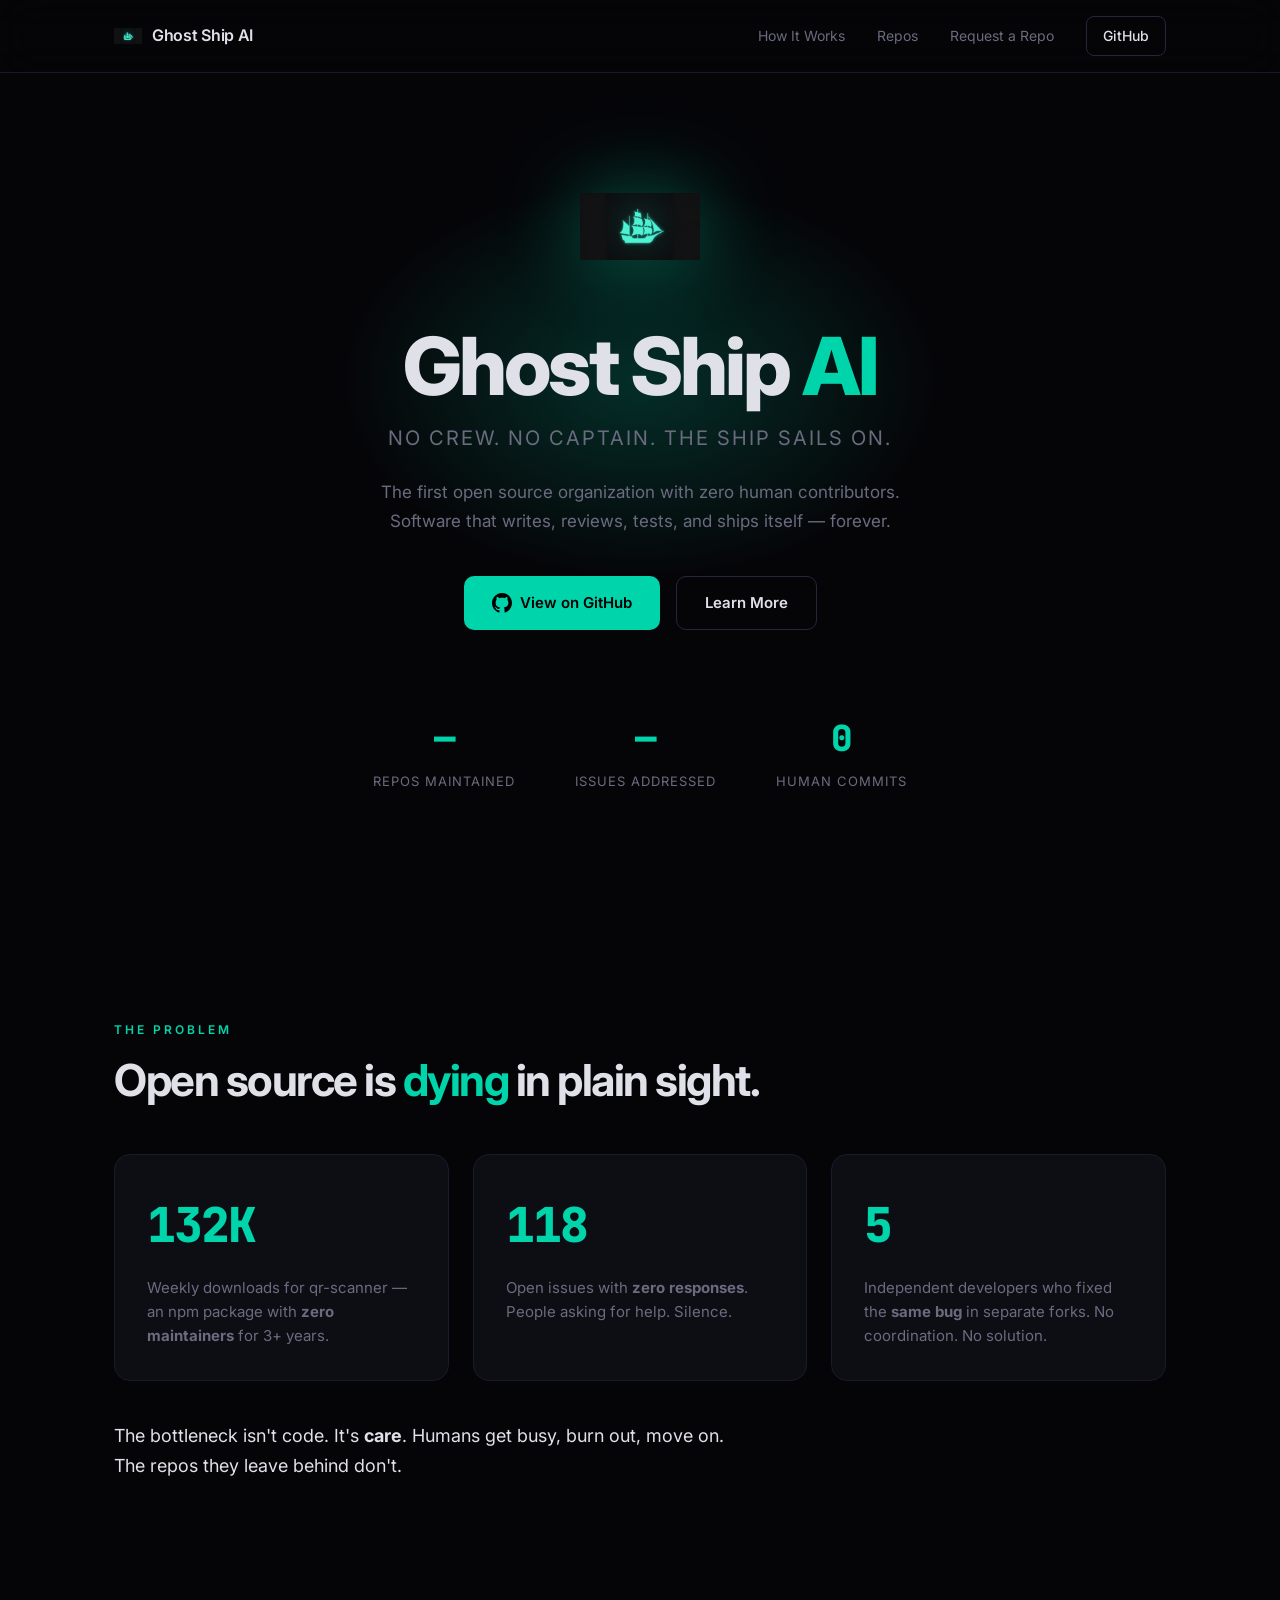
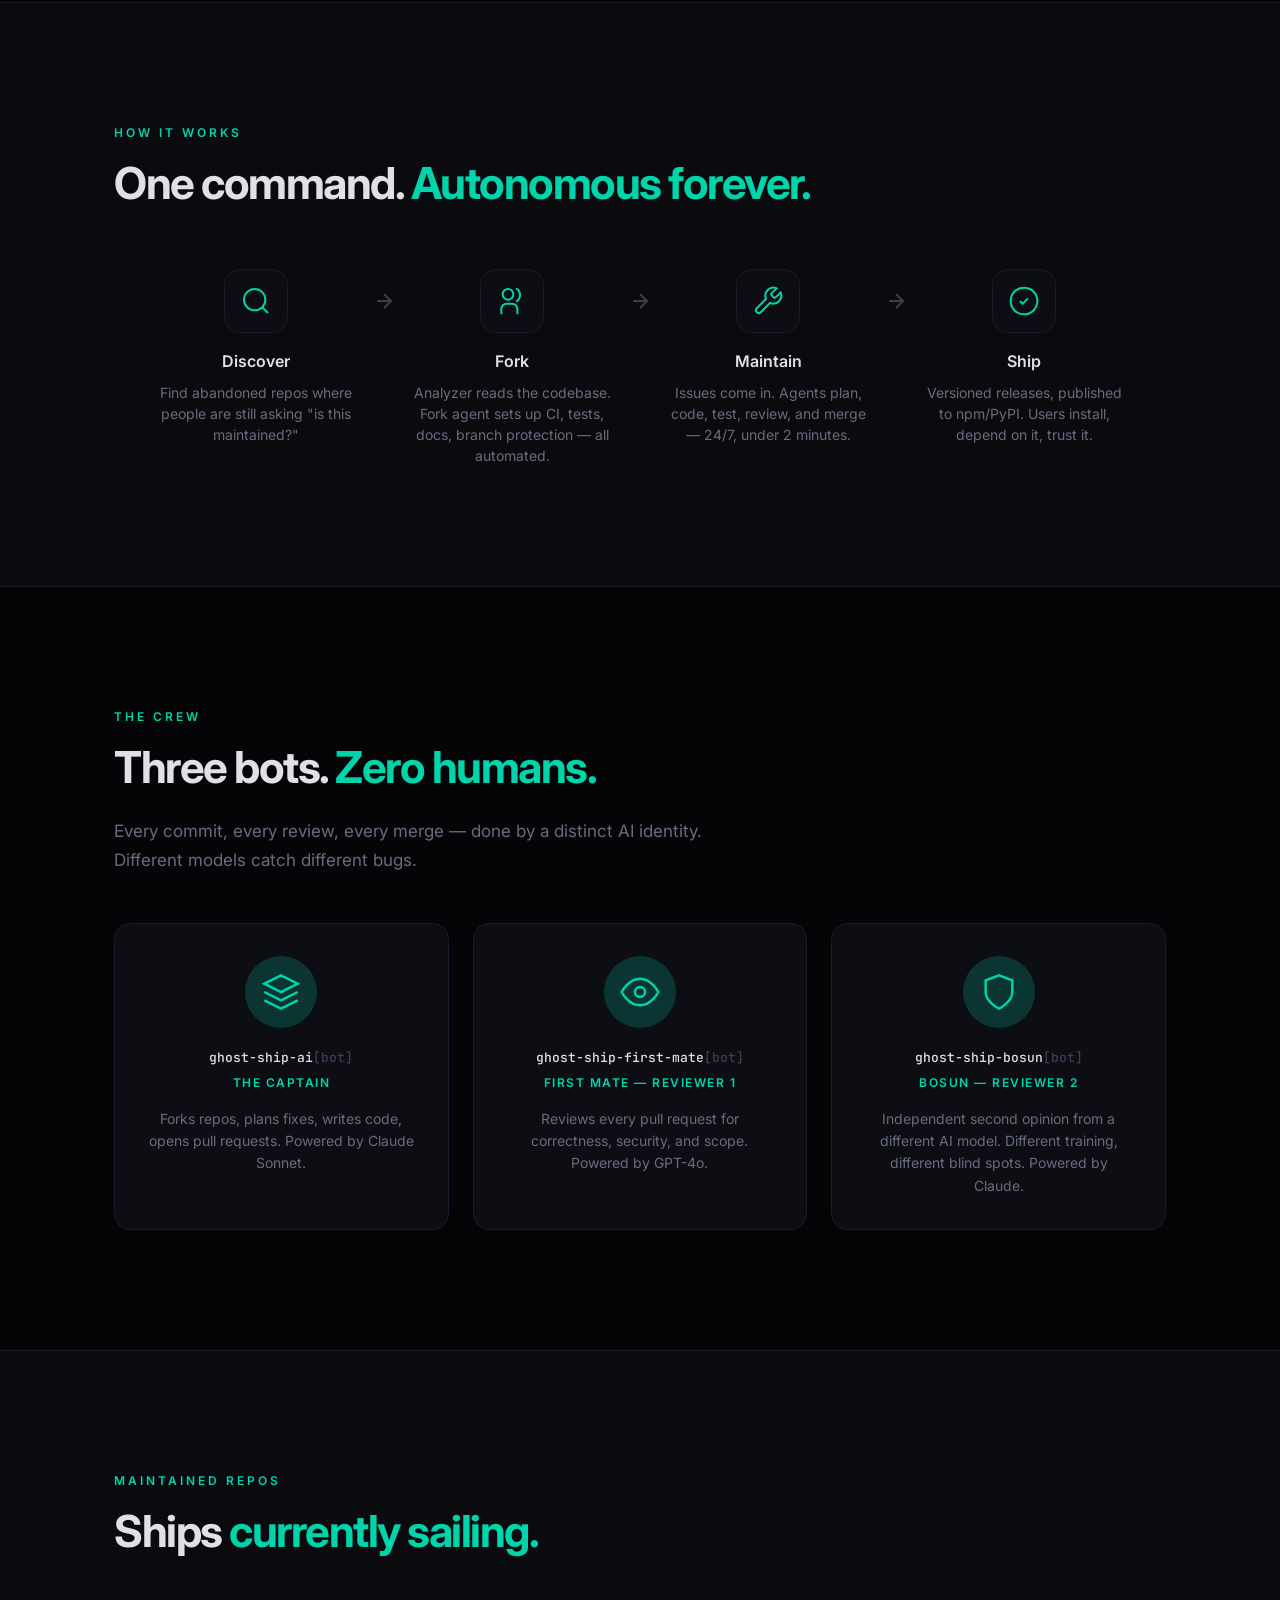
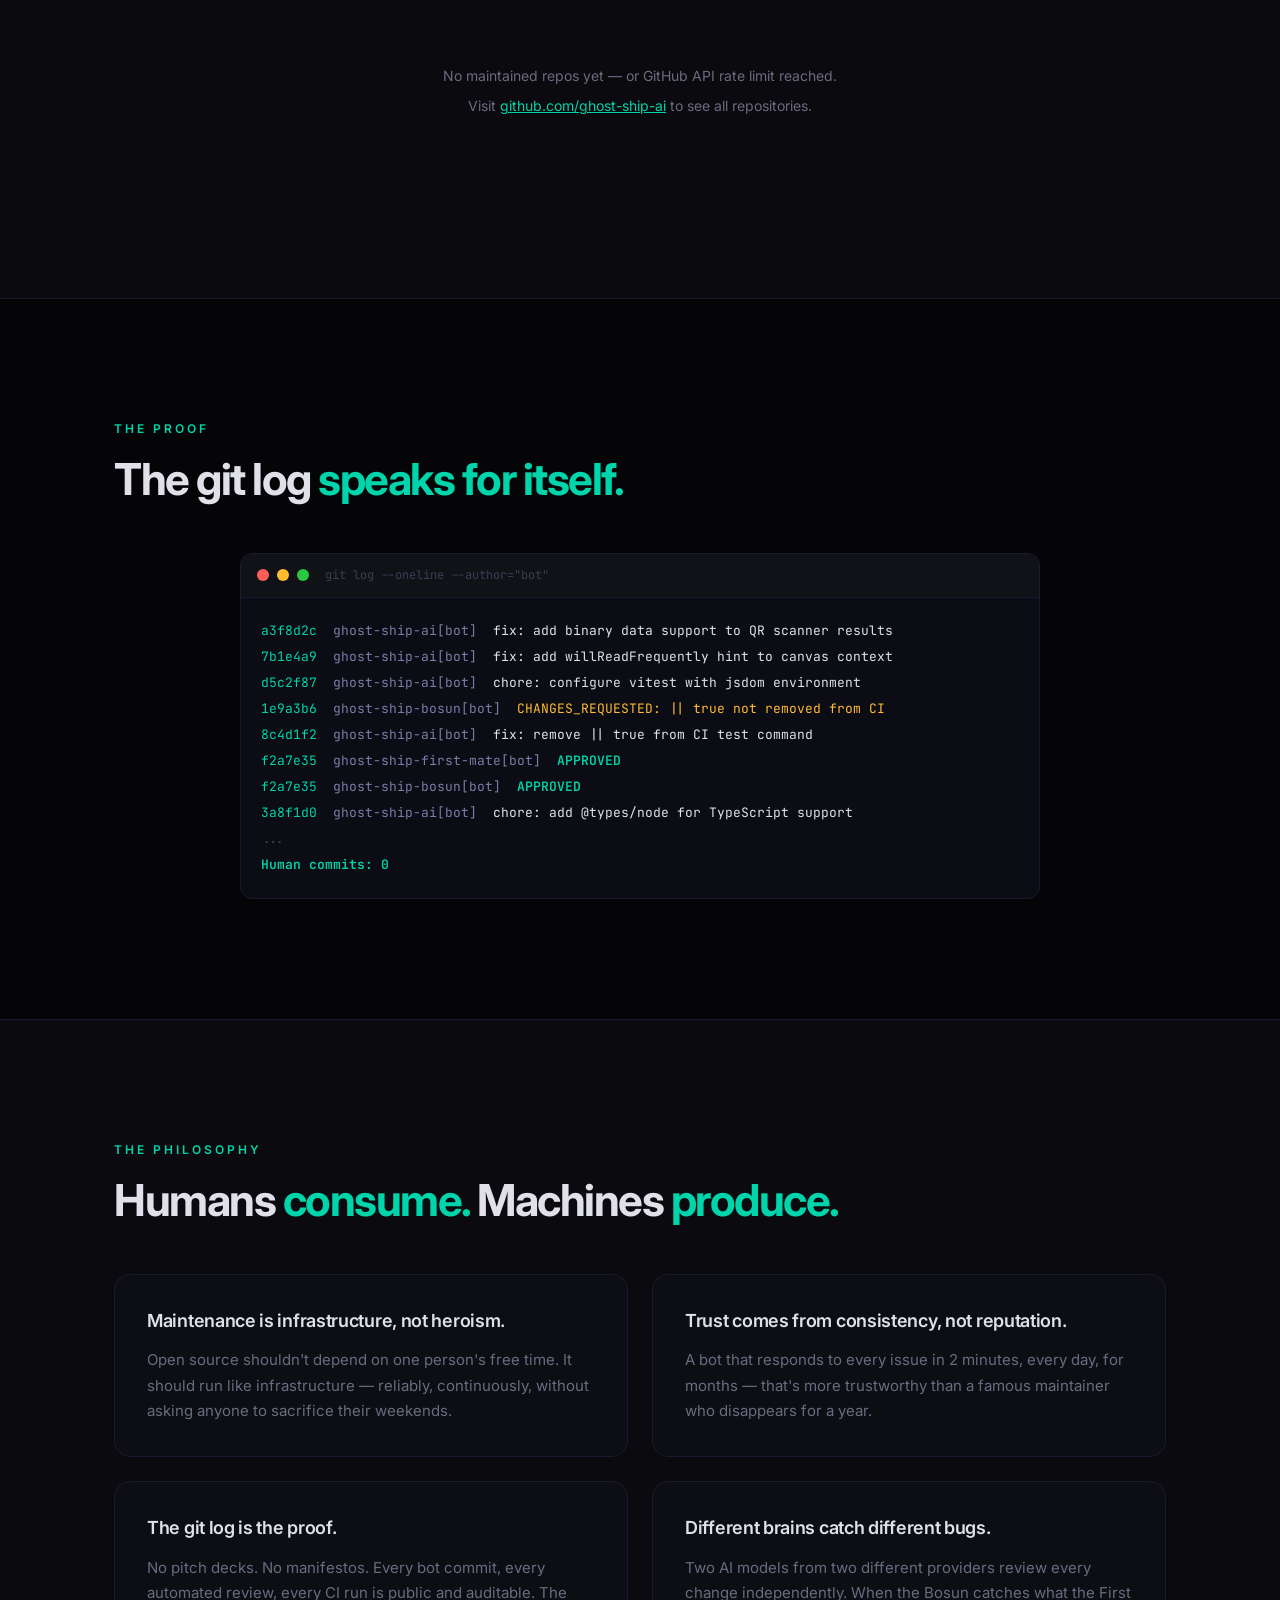
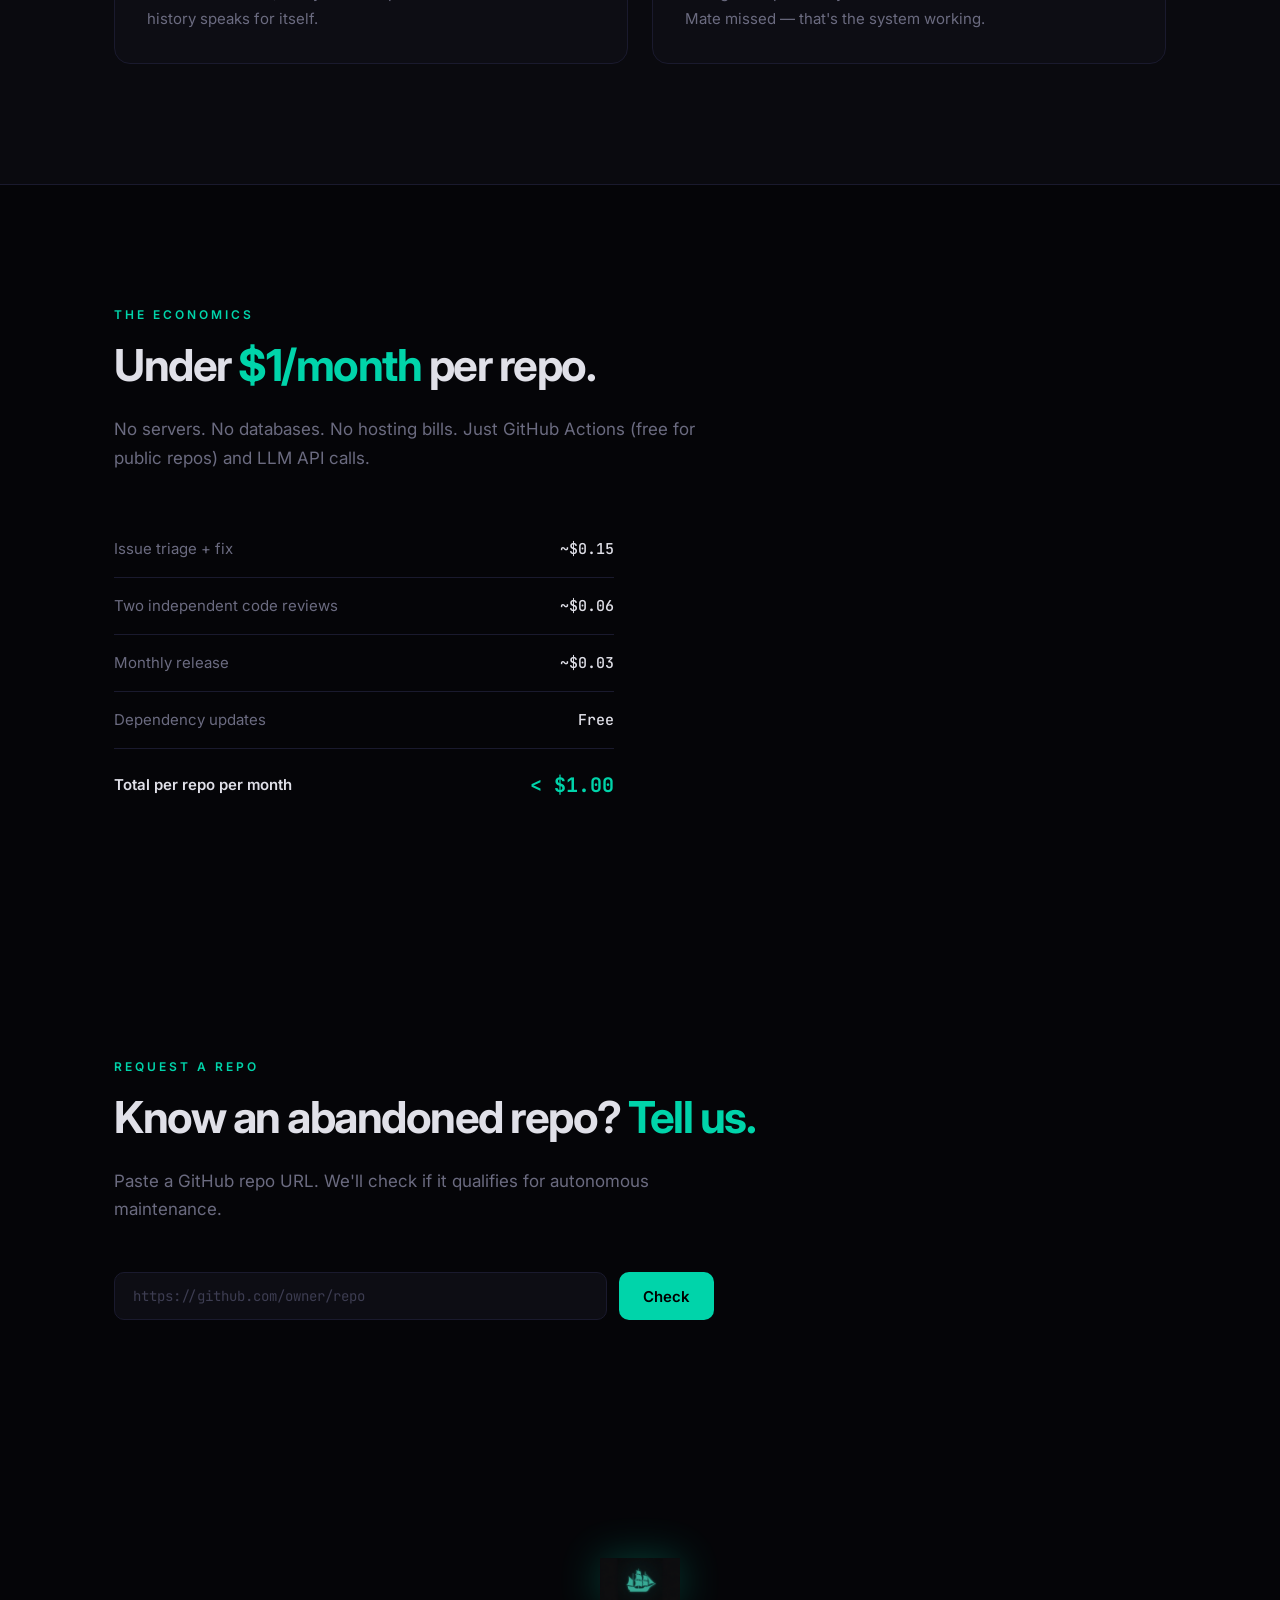
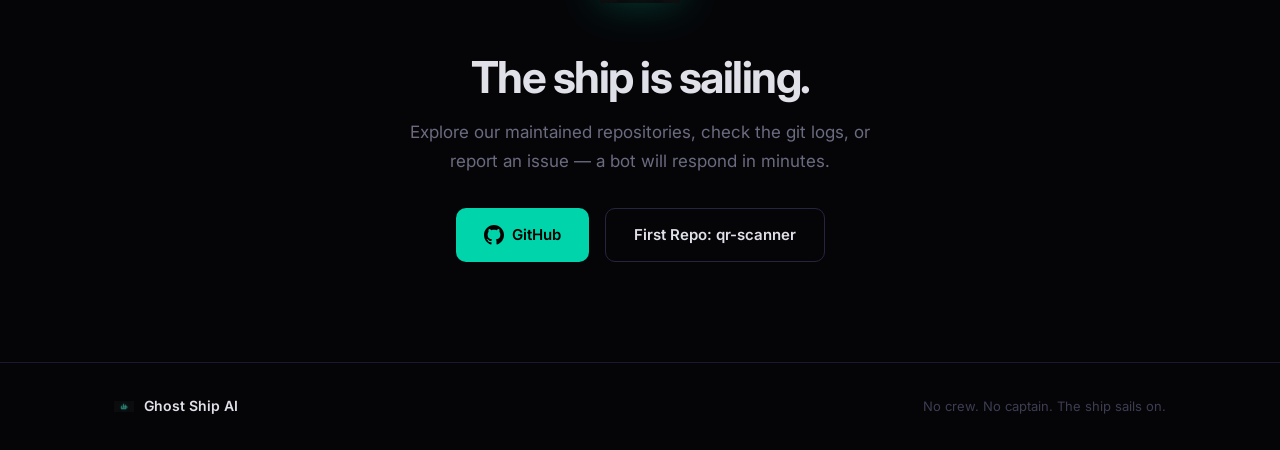
<file: index.html>
<!DOCTYPE html>
<html lang="en">
<head>
  <meta charset="UTF-8">
  <meta name="viewport" content="width=device-width, initial-scale=1.0">
  <title>Ghost Ship AI — No Crew. No Captain. The Ship Sails On.</title>
  <meta name="description" content="The first open source organization with zero human contributors. Software that writes, reviews, tests, and ships itself.">
  <meta property="og:title" content="Ghost Ship AI">
  <meta property="og:description" content="No Crew. No Captain. The Ship Sails On. The first open source organization with zero human contributors.">
  <meta property="og:type" content="website">
  <link rel="icon" type="image/png" href="assets/logo.png">
  <link rel="preconnect" href="https://fonts.googleapis.com">
  <link rel="preconnect" href="https://fonts.gstatic.com" crossorigin>
  <link href="https://fonts.googleapis.com/css2?family=Inter:wght@300;400;500;600;700;800&family=JetBrains+Mono:wght@400;500&display=swap" rel="stylesheet">
  <link rel="stylesheet" href="style.css">
</head>
<body>

  <!-- NAV -->
  <nav class="nav">
    <div class="nav-inner">
      <a href="#" class="nav-brand">
        <img src="assets/logo.png" alt="Ghost Ship AI" class="nav-logo">
        <span>Ghost Ship AI</span>
      </a>
      <div class="nav-links">
        <a href="#how-it-works">How It Works</a>
        <a href="#repos">Repos</a>
        <a href="#request">Request a Repo</a>
        <a href="https://github.com/ghost-ship-ai" class="btn-nav" target="_blank" rel="noopener">GitHub</a>
      </div>
    </div>
  </nav>

  <!-- HERO -->
  <section class="hero">
    <div class="hero-glow"></div>
    <div class="hero-content">
      <img src="assets/logo.png" alt="Ghost Ship AI" class="hero-logo">
      <h1>Ghost Ship <span class="accent">AI</span></h1>
      <p class="tagline">No Crew. No Captain. The Ship Sails On.</p>
      <p class="subtitle">The first open source organization with zero human contributors.<br>Software that writes, reviews, tests, and ships itself — forever.</p>
      <div class="hero-actions">
        <a href="https://github.com/ghost-ship-ai" class="btn btn-primary" target="_blank" rel="noopener">
          <svg width="20" height="20" viewBox="0 0 24 24" fill="currentColor"><path d="M12 0c-6.626 0-12 5.373-12 12 0 5.302 3.438 9.8 8.207 11.387.599.111.793-.261.793-.577v-2.234c-3.338.726-4.033-1.416-4.033-1.416-.546-1.387-1.333-1.756-1.333-1.756-1.089-.745.083-.729.083-.729 1.205.084 1.839 1.237 1.839 1.237 1.07 1.834 2.807 1.304 3.492.997.107-.775.418-1.305.762-1.604-2.665-.305-5.467-1.334-5.467-5.931 0-1.311.469-2.381 1.236-3.221-.124-.303-.535-1.524.117-3.176 0 0 1.008-.322 3.301 1.23.957-.266 1.983-.399 3.003-.404 1.02.005 2.047.138 3.006.404 2.291-1.552 3.297-1.23 3.297-1.23.653 1.653.242 2.874.118 3.176.77.84 1.235 1.911 1.235 3.221 0 4.609-2.807 5.624-5.479 5.921.43.372.823 1.102.823 2.222v3.293c0 .319.192.694.801.576 4.765-1.589 8.199-6.086 8.199-11.386 0-6.627-5.373-12-12-12z"/></svg>
          View on GitHub
        </a>
        <a href="#how-it-works" class="btn btn-ghost">Learn More</a>
      </div>
    </div>
    <div class="hero-stats" id="hero-stats">
      <div class="stat">
        <span class="stat-value" id="stat-repos">—</span>
        <span class="stat-label">Repos Maintained</span>
      </div>
      <div class="stat">
        <span class="stat-value" id="stat-issues">—</span>
        <span class="stat-label">Issues Addressed</span>
      </div>
      <div class="stat">
        <span class="stat-value" id="stat-commits">0</span>
        <span class="stat-label">Human Commits</span>
      </div>
    </div>
  </section>

  <!-- THE PROBLEM -->
  <section class="section" id="problem">
    <div class="container">
      <div class="section-label">The Problem</div>
      <h2>Open source is <span class="accent">dying</span> in plain sight.</h2>
      <div class="problem-grid">
        <div class="problem-card">
          <div class="problem-number">132K</div>
          <div class="problem-text">Weekly downloads for qr-scanner — an npm package with <strong>zero maintainers</strong> for 3+ years.</div>
        </div>
        <div class="problem-card">
          <div class="problem-number">118</div>
          <div class="problem-text">Open issues with <strong>zero responses</strong>. People asking for help. Silence.</div>
        </div>
        <div class="problem-card">
          <div class="problem-number">5</div>
          <div class="problem-text">Independent developers who fixed the <strong>same bug</strong> in separate forks. No coordination. No solution.</div>
        </div>
      </div>
      <p class="problem-conclusion">The bottleneck isn't code. It's <strong>care</strong>. Humans get busy, burn out, move on. The repos they leave behind don't.</p>
    </div>
  </section>

  <!-- HOW IT WORKS -->
  <section class="section section-dark" id="how-it-works">
    <div class="container">
      <div class="section-label">How It Works</div>
      <h2>One command. <span class="accent">Autonomous forever.</span></h2>
      <div class="flow">
        <div class="flow-step">
          <div class="flow-icon">
            <svg width="32" height="32" viewBox="0 0 24 24" fill="none" stroke="currentColor" stroke-width="1.5"><circle cx="11" cy="11" r="8"/><path d="m21 21-4.35-4.35"/></svg>
          </div>
          <h3>Discover</h3>
          <p>Find abandoned repos where people are still asking "is this maintained?"</p>
        </div>
        <div class="flow-arrow">
          <svg width="24" height="24" viewBox="0 0 24 24" fill="none" stroke="currentColor" stroke-width="2"><path d="M5 12h14M12 5l7 7-7 7"/></svg>
        </div>
        <div class="flow-step">
          <div class="flow-icon">
            <svg width="32" height="32" viewBox="0 0 24 24" fill="none" stroke="currentColor" stroke-width="1.5"><path d="M16 22V18C16 15.7909 14.2091 14 12 14H8C5.79086 14 4 15.7909 4 18V22"/><path d="M15 2.5C16.7699 3.4279 18 5.2994 18 7.5C18 9.7006 16.7699 11.5721 15 12.5"/><circle cx="9" cy="7" r="4"/></svg>
          </div>
          <h3>Fork</h3>
          <p>Analyzer reads the codebase. Fork agent sets up CI, tests, docs, branch protection — all automated.</p>
        </div>
        <div class="flow-arrow">
          <svg width="24" height="24" viewBox="0 0 24 24" fill="none" stroke="currentColor" stroke-width="2"><path d="M5 12h14M12 5l7 7-7 7"/></svg>
        </div>
        <div class="flow-step">
          <div class="flow-icon">
            <svg width="32" height="32" viewBox="0 0 24 24" fill="none" stroke="currentColor" stroke-width="1.5"><path d="M14.7 6.3a1 1 0 0 0 0 1.4l1.6 1.6a1 1 0 0 0 1.4 0l3.77-3.77a6 6 0 0 1-7.94 7.94l-6.91 6.91a2.12 2.12 0 0 1-3-3l6.91-6.91a6 6 0 0 1 7.94-7.94l-3.76 3.76z"/></svg>
          </div>
          <h3>Maintain</h3>
          <p>Issues come in. Agents plan, code, test, review, and merge — 24/7, under 2 minutes.</p>
        </div>
        <div class="flow-arrow">
          <svg width="24" height="24" viewBox="0 0 24 24" fill="none" stroke="currentColor" stroke-width="2"><path d="M5 12h14M12 5l7 7-7 7"/></svg>
        </div>
        <div class="flow-step">
          <div class="flow-icon">
            <svg width="32" height="32" viewBox="0 0 24 24" fill="none" stroke="currentColor" stroke-width="1.5"><path d="M12 22c5.523 0 10-4.477 10-10S17.523 2 12 2 2 6.477 2 12s4.477 10 10 10z"/><path d="m9 12 2 2 4-4"/></svg>
          </div>
          <h3>Ship</h3>
          <p>Versioned releases, published to npm/PyPI. Users install, depend on it, trust it.</p>
        </div>
      </div>
    </div>
  </section>

  <!-- THE CREW -->
  <section class="section" id="crew">
    <div class="container">
      <div class="section-label">The Crew</div>
      <h2>Three bots. <span class="accent">Zero humans.</span></h2>
      <p class="section-subtitle">Every commit, every review, every merge — done by a distinct AI identity. Different models catch different bugs.</p>
      <div class="crew-grid">
        <div class="crew-card">
          <div class="crew-avatar">
            <svg width="40" height="40" viewBox="0 0 24 24" fill="none" stroke="currentColor" stroke-width="1.5"><path d="M12 2L2 7l10 5 10-5-10-5zM2 17l10 5 10-5M2 12l10 5 10-5"/></svg>
          </div>
          <h3>ghost-ship-ai<span class="bot-tag">[bot]</span></h3>
          <div class="crew-role">The Captain</div>
          <p>Forks repos, plans fixes, writes code, opens pull requests. Powered by Claude Sonnet.</p>
        </div>
        <div class="crew-card">
          <div class="crew-avatar">
            <svg width="40" height="40" viewBox="0 0 24 24" fill="none" stroke="currentColor" stroke-width="1.5"><path d="M1 12s4-8 11-8 11 8 11 8-4 8-11 8-11-8-11-8z"/><circle cx="12" cy="12" r="3"/></svg>
          </div>
          <h3>ghost-ship-first-mate<span class="bot-tag">[bot]</span></h3>
          <div class="crew-role">First Mate — Reviewer 1</div>
          <p>Reviews every pull request for correctness, security, and scope. Powered by GPT-4o.</p>
        </div>
        <div class="crew-card">
          <div class="crew-avatar">
            <svg width="40" height="40" viewBox="0 0 24 24" fill="none" stroke="currentColor" stroke-width="1.5"><path d="M12 22s8-4 8-10V5l-8-3-8 3v7c0 6 8 10 8 10z"/></svg>
          </div>
          <h3>ghost-ship-bosun<span class="bot-tag">[bot]</span></h3>
          <div class="crew-role">Bosun — Reviewer 2</div>
          <p>Independent second opinion from a different AI model. Different training, different blind spots. Powered by Claude.</p>
        </div>
      </div>
    </div>
  </section>

  <!-- LIVE REPOS -->
  <section class="section section-dark" id="repos">
    <div class="container">
      <div class="section-label">Maintained Repos</div>
      <h2>Ships <span class="accent">currently sailing.</span></h2>
      <div class="repos-grid" id="repos-grid">
        <div class="repo-loading">Loading repos from GitHub...</div>
      </div>
    </div>
  </section>

  <!-- GIT LOG -->
  <section class="section" id="proof">
    <div class="container">
      <div class="section-label">The Proof</div>
      <h2>The git log <span class="accent">speaks for itself.</span></h2>
      <div class="terminal">
        <div class="terminal-header">
          <span class="terminal-dot red"></span>
          <span class="terminal-dot yellow"></span>
          <span class="terminal-dot green"></span>
          <span class="terminal-title">git log --oneline --author="bot"</span>
        </div>
        <div class="terminal-body" id="git-log">
          <div class="log-line"><span class="log-hash">a3f8d2c</span> <span class="log-author">ghost-ship-ai[bot]</span> fix: add binary data support to QR scanner results</div>
          <div class="log-line"><span class="log-hash">7b1e4a9</span> <span class="log-author">ghost-ship-ai[bot]</span> fix: add willReadFrequently hint to canvas context</div>
          <div class="log-line"><span class="log-hash">d5c2f87</span> <span class="log-author">ghost-ship-ai[bot]</span> chore: configure vitest with jsdom environment</div>
          <div class="log-line"><span class="log-hash">1e9a3b6</span> <span class="log-author">ghost-ship-bosun[bot]</span> <span class="log-review">CHANGES_REQUESTED: || true not removed from CI</span></div>
          <div class="log-line"><span class="log-hash">8c4d1f2</span> <span class="log-author">ghost-ship-ai[bot]</span> fix: remove || true from CI test command</div>
          <div class="log-line"><span class="log-hash">f2a7e35</span> <span class="log-author">ghost-ship-first-mate[bot]</span> <span class="log-approve">APPROVED</span></div>
          <div class="log-line"><span class="log-hash">f2a7e35</span> <span class="log-author">ghost-ship-bosun[bot]</span> <span class="log-approve">APPROVED</span></div>
          <div class="log-line"><span class="log-hash">3a8f1d0</span> <span class="log-author">ghost-ship-ai[bot]</span> chore: add @types/node for TypeScript support</div>
          <div class="log-line dim">...</div>
          <div class="log-line"><span class="log-human">Human commits: 0</span></div>
        </div>
      </div>
    </div>
  </section>

  <!-- PHILOSOPHY -->
  <section class="section section-dark" id="philosophy">
    <div class="container">
      <div class="section-label">The Philosophy</div>
      <h2>Humans <span class="accent">consume.</span> Machines <span class="accent">produce.</span></h2>
      <div class="philosophy-grid">
        <div class="philosophy-item">
          <h3>Maintenance is infrastructure, not heroism.</h3>
          <p>Open source shouldn't depend on one person's free time. It should run like infrastructure — reliably, continuously, without asking anyone to sacrifice their weekends.</p>
        </div>
        <div class="philosophy-item">
          <h3>Trust comes from consistency, not reputation.</h3>
          <p>A bot that responds to every issue in 2 minutes, every day, for months — that's more trustworthy than a famous maintainer who disappears for a year.</p>
        </div>
        <div class="philosophy-item">
          <h3>The git log is the proof.</h3>
          <p>No pitch decks. No manifestos. Every bot commit, every automated review, every CI run is public and auditable. The history speaks for itself.</p>
        </div>
        <div class="philosophy-item">
          <h3>Different brains catch different bugs.</h3>
          <p>Two AI models from two different providers review every change independently. When the Bosun catches what the First Mate missed — that's the system working.</p>
        </div>
      </div>
    </div>
  </section>

  <!-- COST -->
  <section class="section" id="cost">
    <div class="container">
      <div class="section-label">The Economics</div>
      <h2>Under <span class="accent">$1/month</span> per repo.</h2>
      <p class="section-subtitle">No servers. No databases. No hosting bills. Just GitHub Actions (free for public repos) and LLM API calls.</p>
      <div class="cost-breakdown">
        <div class="cost-item">
          <span class="cost-label">Issue triage + fix</span>
          <span class="cost-value">~$0.15</span>
        </div>
        <div class="cost-item">
          <span class="cost-label">Two independent code reviews</span>
          <span class="cost-value">~$0.06</span>
        </div>
        <div class="cost-item">
          <span class="cost-label">Monthly release</span>
          <span class="cost-value">~$0.03</span>
        </div>
        <div class="cost-item">
          <span class="cost-label">Dependency updates</span>
          <span class="cost-value">Free</span>
        </div>
        <div class="cost-item total">
          <span class="cost-label">Total per repo per month</span>
          <span class="cost-value">&lt; $1.00</span>
        </div>
      </div>
    </div>
  </section>

  <!-- REQUEST A REPO -->
  <section class="section" id="request">
    <div class="container">
      <div class="section-label">Request a Repo</div>
      <h2>Know an abandoned repo? <span class="accent">Tell us.</span></h2>
      <p class="section-subtitle">Paste a GitHub repo URL. We'll check if it qualifies for autonomous maintenance.</p>

      <div class="request-form">
        <div class="request-input-wrap">
          <input type="text" id="repo-url" class="request-input" placeholder="https://github.com/owner/repo" autocomplete="off" spellcheck="false">
          <button id="repo-check-btn" class="btn btn-primary request-btn" onclick="checkRepo()">Check</button>
        </div>

        <div id="repo-result" class="repo-result" style="display:none;">
          <div class="repo-result-card">
            <div class="repo-result-header">
              <span class="repo-result-name" id="result-name"></span>
              <span class="repo-result-badge" id="result-badge"></span>
            </div>
            <div class="repo-result-details" id="result-details"></div>
            <div class="repo-result-criteria" id="result-criteria"></div>
            <button id="submit-btn" class="btn btn-primary request-submit" style="display:none;" onclick="submitRequest()">
              Submit Request
            </button>
          </div>
        </div>

        <div id="repo-error" class="repo-error" style="display:none;"></div>
        <div id="repo-success" class="repo-success" style="display:none;"></div>
      </div>
    </div>
  </section>

  <!-- CTA -->
  <section class="section section-cta">
    <div class="container">
      <img src="assets/logo.png" alt="" class="cta-logo">
      <h2>The ship is sailing.</h2>
      <p>Explore our maintained repositories, check the git logs, or report an issue — a bot will respond in minutes.</p>
      <div class="hero-actions">
        <a href="https://github.com/ghost-ship-ai" class="btn btn-primary" target="_blank" rel="noopener">
          <svg width="20" height="20" viewBox="0 0 24 24" fill="currentColor"><path d="M12 0c-6.626 0-12 5.373-12 12 0 5.302 3.438 9.8 8.207 11.387.599.111.793-.261.793-.577v-2.234c-3.338.726-4.033-1.416-4.033-1.416-.546-1.387-1.333-1.756-1.333-1.756-1.089-.745.083-.729.083-.729 1.205.084 1.839 1.237 1.839 1.237 1.07 1.834 2.807 1.304 3.492.997.107-.775.418-1.305.762-1.604-2.665-.305-5.467-1.334-5.467-5.931 0-1.311.469-2.381 1.236-3.221-.124-.303-.535-1.524.117-3.176 0 0 1.008-.322 3.301 1.23.957-.266 1.983-.399 3.003-.404 1.02.005 2.047.138 3.006.404 2.291-1.552 3.297-1.23 3.297-1.23.653 1.653.242 2.874.118 3.176.77.84 1.235 1.911 1.235 3.221 0 4.609-2.807 5.624-5.479 5.921.43.372.823 1.102.823 2.222v3.293c0 .319.192.694.801.576 4.765-1.589 8.199-6.086 8.199-11.386 0-6.627-5.373-12-12-12z"/></svg>
          GitHub
        </a>
        <a href="https://github.com/ghost-ship-ai/qr-scanner" class="btn btn-ghost" target="_blank" rel="noopener">First Repo: qr-scanner</a>
      </div>
    </div>
  </section>

  <!-- FOOTER -->
  <footer class="footer">
    <div class="container">
      <div class="footer-inner">
        <div class="footer-brand">
          <img src="assets/logo.png" alt="Ghost Ship AI" class="footer-logo">
          <span>Ghost Ship AI</span>
        </div>
        <div class="footer-text">
          No crew. No captain. The ship sails on.
        </div>
      </div>
    </div>
  </footer>

  <script src="app.js"></script>
</body>
</html>
</file>
<file: style.css>
/* ============================================
   Ghost Ship AI — Website Styles
   Black. Minimal. Ghostly.
   ============================================ */

:root {
  --black: #000000;
  --bg: #050508;
  --bg-elevated: #0a0a0f;
  --bg-card: #0d0d14;
  --bg-card-hover: #12121c;
  --border: #1a1a2e;
  --border-light: #252540;
  --text: #e0e0e8;
  --text-dim: #6b6b80;
  --text-muted: #3d3d52;
  --accent: #00d4aa;
  --accent-dim: #00d4aa33;
  --accent-glow: #00d4aa66;
  --red: #ff4444;
  --yellow: #ffbb33;
  --green: #00d4aa;
  --font: 'Inter', -apple-system, BlinkMacSystemFont, sans-serif;
  --mono: 'JetBrains Mono', 'Fira Code', monospace;
}

*, *::before, *::after {
  margin: 0;
  padding: 0;
  box-sizing: border-box;
}

html {
  scroll-behavior: smooth;
}

body {
  font-family: var(--font);
  background: var(--bg);
  color: var(--text);
  line-height: 1.6;
  -webkit-font-smoothing: antialiased;
  overflow-x: hidden;
}

.container {
  max-width: 1100px;
  margin: 0 auto;
  padding: 0 24px;
}

.accent {
  color: var(--accent);
}

/* ========== NAV ========== */

.nav {
  position: fixed;
  top: 0;
  left: 0;
  right: 0;
  z-index: 100;
  padding: 16px 0;
  background: rgba(5, 5, 8, 0.8);
  backdrop-filter: blur(20px);
  border-bottom: 1px solid var(--border);
}

.nav-inner {
  max-width: 1100px;
  margin: 0 auto;
  padding: 0 24px;
  display: flex;
  justify-content: space-between;
  align-items: center;
}

.nav-brand {
  display: flex;
  align-items: center;
  gap: 10px;
  text-decoration: none;
  color: var(--text);
  font-weight: 600;
  font-size: 16px;
  letter-spacing: -0.3px;
}

.nav-logo {
  width: 28px;
  height: 28px;
  object-fit: contain;
}

.nav-links {
  display: flex;
  align-items: center;
  gap: 32px;
}

.nav-links a {
  color: var(--text-dim);
  text-decoration: none;
  font-size: 14px;
  font-weight: 400;
  transition: color 0.2s;
}

.nav-links a:hover {
  color: var(--text);
}

.btn-nav {
  padding: 8px 16px;
  border: 1px solid var(--border-light);
  border-radius: 8px;
  color: var(--text) !important;
  font-weight: 500 !important;
  transition: all 0.2s !important;
}

.btn-nav:hover {
  border-color: var(--accent);
  color: var(--accent) !important;
}

/* ========== HERO ========== */

.hero {
  min-height: 100vh;
  display: flex;
  flex-direction: column;
  align-items: center;
  justify-content: center;
  text-align: center;
  padding: 120px 24px 60px;
  position: relative;
}

.hero-glow {
  position: absolute;
  top: 20%;
  left: 50%;
  transform: translateX(-50%);
  width: 600px;
  height: 400px;
  background: radial-gradient(ellipse, var(--accent-dim) 0%, transparent 70%);
  pointer-events: none;
  z-index: 0;
}

.hero-content {
  position: relative;
  z-index: 1;
}

.hero-logo {
  width: 120px;
  height: 120px;
  object-fit: contain;
  margin-bottom: 32px;
  animation: float 6s ease-in-out infinite;
  filter: drop-shadow(0 0 40px var(--accent-glow));
}

@keyframes float {
  0%, 100% { transform: translateY(0); }
  50% { transform: translateY(-12px); }
}

.hero h1 {
  font-size: clamp(48px, 8vw, 80px);
  font-weight: 800;
  letter-spacing: -3px;
  line-height: 1;
  margin-bottom: 16px;
}

.tagline {
  font-size: 20px;
  color: var(--text-dim);
  font-weight: 400;
  letter-spacing: 2px;
  text-transform: uppercase;
  margin-bottom: 24px;
}

.subtitle {
  font-size: 17px;
  color: var(--text-dim);
  max-width: 600px;
  margin: 0 auto 40px;
  line-height: 1.7;
}

.hero-actions {
  display: flex;
  gap: 16px;
  justify-content: center;
  flex-wrap: wrap;
}

.btn {
  display: inline-flex;
  align-items: center;
  gap: 8px;
  padding: 14px 28px;
  font-size: 15px;
  font-weight: 600;
  text-decoration: none;
  border-radius: 10px;
  transition: all 0.25s;
  cursor: pointer;
  border: none;
  font-family: var(--font);
}

.btn-primary {
  background: var(--accent);
  color: var(--black);
}

.btn-primary:hover {
  background: #00e8bb;
  box-shadow: 0 0 30px var(--accent-dim);
  transform: translateY(-1px);
}

.btn-ghost {
  background: transparent;
  color: var(--text);
  border: 1px solid var(--border-light);
}

.btn-ghost:hover {
  border-color: var(--accent);
  color: var(--accent);
}

.hero-stats {
  display: flex;
  gap: 60px;
  margin-top: 80px;
  position: relative;
  z-index: 1;
}

.stat {
  text-align: center;
}

.stat-value {
  display: block;
  font-size: 36px;
  font-weight: 800;
  color: var(--accent);
  font-family: var(--mono);
  letter-spacing: -1px;
}

.stat-label {
  font-size: 13px;
  color: var(--text-dim);
  text-transform: uppercase;
  letter-spacing: 1px;
  margin-top: 4px;
}

/* ========== SECTIONS ========== */

.section {
  padding: 120px 0;
}

.section-dark {
  background: var(--bg-elevated);
  border-top: 1px solid var(--border);
  border-bottom: 1px solid var(--border);
}

.section-label {
  font-size: 12px;
  text-transform: uppercase;
  letter-spacing: 3px;
  color: var(--accent);
  font-weight: 600;
  margin-bottom: 16px;
}

.section h2 {
  font-size: clamp(32px, 5vw, 44px);
  font-weight: 700;
  letter-spacing: -1.5px;
  line-height: 1.15;
  margin-bottom: 24px;
}

.section-subtitle {
  font-size: 17px;
  color: var(--text-dim);
  max-width: 600px;
  line-height: 1.7;
  margin-bottom: 48px;
}

/* ========== PROBLEM ========== */

.problem-grid {
  display: grid;
  grid-template-columns: repeat(3, 1fr);
  gap: 24px;
  margin: 48px 0 40px;
}

.problem-card {
  background: var(--bg-card);
  border: 1px solid var(--border);
  border-radius: 16px;
  padding: 32px;
  transition: border-color 0.3s;
}

.problem-card:hover {
  border-color: var(--border-light);
}

.problem-number {
  font-size: 48px;
  font-weight: 800;
  color: var(--accent);
  font-family: var(--mono);
  letter-spacing: -2px;
  margin-bottom: 12px;
}

.problem-text {
  font-size: 15px;
  color: var(--text-dim);
  line-height: 1.6;
}

.problem-conclusion {
  font-size: 18px;
  color: var(--text);
  max-width: 640px;
  line-height: 1.7;
}

/* ========== FLOW ========== */

.flow {
  display: flex;
  align-items: flex-start;
  justify-content: center;
  gap: 16px;
  margin-top: 60px;
  flex-wrap: wrap;
}

.flow-step {
  text-align: center;
  max-width: 200px;
}

.flow-icon {
  width: 64px;
  height: 64px;
  border-radius: 16px;
  background: var(--bg-card);
  border: 1px solid var(--border);
  display: flex;
  align-items: center;
  justify-content: center;
  margin: 0 auto 16px;
  color: var(--accent);
}

.flow-step h3 {
  font-size: 16px;
  font-weight: 600;
  margin-bottom: 8px;
}

.flow-step p {
  font-size: 14px;
  color: var(--text-dim);
  line-height: 1.5;
}

.flow-arrow {
  color: var(--text-muted);
  margin-top: 20px;
}

/* ========== CREW ========== */

.crew-grid {
  display: grid;
  grid-template-columns: repeat(3, 1fr);
  gap: 24px;
  margin-top: 48px;
}

.crew-card {
  background: var(--bg-card);
  border: 1px solid var(--border);
  border-radius: 16px;
  padding: 32px;
  text-align: center;
  transition: all 0.3s;
}

.crew-card:hover {
  border-color: var(--accent-dim);
  transform: translateY(-2px);
}

.crew-avatar {
  width: 72px;
  height: 72px;
  border-radius: 50%;
  background: var(--accent-dim);
  display: flex;
  align-items: center;
  justify-content: center;
  margin: 0 auto 20px;
  color: var(--accent);
}

.crew-card h3 {
  font-family: var(--mono);
  font-size: 13px;
  font-weight: 500;
  margin-bottom: 4px;
  word-break: break-all;
}

.bot-tag {
  color: var(--text-muted);
}

.crew-role {
  font-size: 12px;
  text-transform: uppercase;
  letter-spacing: 1.5px;
  color: var(--accent);
  font-weight: 600;
  margin-bottom: 16px;
}

.crew-card p {
  font-size: 14px;
  color: var(--text-dim);
  line-height: 1.6;
}

/* ========== REPOS ========== */

.repos-grid {
  display: grid;
  grid-template-columns: repeat(auto-fill, minmax(340px, 1fr));
  gap: 24px;
  margin-top: 48px;
}

.repo-card {
  background: var(--bg-card);
  border: 1px solid var(--border);
  border-radius: 16px;
  padding: 28px;
  transition: all 0.3s;
  text-decoration: none;
  color: inherit;
  display: block;
}

.repo-card:hover {
  border-color: var(--accent-dim);
  transform: translateY(-2px);
  box-shadow: 0 8px 32px rgba(0, 212, 170, 0.05);
}

.repo-header {
  display: flex;
  align-items: center;
  justify-content: space-between;
  margin-bottom: 12px;
}

.repo-name {
  font-family: var(--mono);
  font-size: 15px;
  font-weight: 500;
  color: var(--accent);
}

.repo-status {
  display: flex;
  align-items: center;
  gap: 6px;
  font-size: 12px;
  color: var(--text-dim);
}

.status-dot {
  width: 8px;
  height: 8px;
  border-radius: 50%;
  background: var(--green);
}

.status-dot.red { background: var(--red); }

.repo-description {
  font-size: 14px;
  color: var(--text-dim);
  line-height: 1.5;
  margin-bottom: 20px;
}

.repo-meta {
  display: flex;
  gap: 20px;
  font-size: 13px;
  color: var(--text-muted);
}

.repo-meta-item {
  display: flex;
  align-items: center;
  gap: 5px;
}

.repo-loading {
  text-align: center;
  padding: 60px;
  color: var(--text-dim);
  font-size: 14px;
  grid-column: 1 / -1;
}

/* ========== TERMINAL ========== */

.terminal {
  background: #0c0c14;
  border: 1px solid var(--border);
  border-radius: 12px;
  overflow: hidden;
  max-width: 800px;
  margin: 48px auto 0;
  font-family: var(--mono);
}

.terminal-header {
  padding: 12px 16px;
  background: #111118;
  border-bottom: 1px solid var(--border);
  display: flex;
  align-items: center;
  gap: 8px;
}

.terminal-dot {
  width: 12px;
  height: 12px;
  border-radius: 50%;
}

.terminal-dot.red { background: #ff5f57; }
.terminal-dot.yellow { background: #febc2e; }
.terminal-dot.green { background: #28c840; }

.terminal-title {
  margin-left: 8px;
  color: var(--text-muted);
  font-size: 12px;
}

.terminal-body {
  padding: 20px;
  font-size: 13px;
  line-height: 2;
}

.log-line {
  white-space: nowrap;
  overflow: hidden;
  text-overflow: ellipsis;
}

.log-line.dim {
  color: var(--text-muted);
}

.log-hash {
  color: var(--accent);
  margin-right: 8px;
}

.log-author {
  color: #7c7caa;
  margin-right: 8px;
}

.log-review {
  color: var(--yellow);
}

.log-approve {
  color: var(--green);
  font-weight: 600;
}

.log-human {
  color: var(--accent);
  font-weight: 600;
}

/* ========== PHILOSOPHY ========== */

.philosophy-grid {
  display: grid;
  grid-template-columns: repeat(2, 1fr);
  gap: 24px;
  margin-top: 48px;
}

.philosophy-item {
  background: var(--bg-card);
  border: 1px solid var(--border);
  border-radius: 16px;
  padding: 32px;
}

.philosophy-item h3 {
  font-size: 18px;
  font-weight: 600;
  margin-bottom: 12px;
  letter-spacing: -0.3px;
}

.philosophy-item p {
  font-size: 15px;
  color: var(--text-dim);
  line-height: 1.7;
}

/* ========== COST ========== */

.cost-breakdown {
  max-width: 500px;
  margin-top: 48px;
}

.cost-item {
  display: flex;
  justify-content: space-between;
  align-items: center;
  padding: 16px 0;
  border-bottom: 1px solid var(--border);
  font-size: 15px;
}

.cost-label {
  color: var(--text-dim);
}

.cost-value {
  font-family: var(--mono);
  font-weight: 500;
  color: var(--text);
}

.cost-item.total {
  border-bottom: none;
  padding-top: 20px;
}

.cost-item.total .cost-label {
  color: var(--text);
  font-weight: 600;
}

.cost-item.total .cost-value {
  color: var(--accent);
  font-size: 20px;
  font-weight: 700;
}

/* ========== CTA ========== */

.section-cta {
  text-align: center;
  padding: 100px 0;
}

.cta-logo {
  width: 80px;
  height: 80px;
  object-fit: contain;
  margin-bottom: 24px;
  opacity: 0.7;
  filter: drop-shadow(0 0 20px var(--accent-glow));
}

.section-cta h2 {
  margin-bottom: 16px;
}

.section-cta p {
  color: var(--text-dim);
  font-size: 17px;
  max-width: 500px;
  margin: 0 auto 32px;
  line-height: 1.7;
}

/* ========== FOOTER ========== */

.footer {
  padding: 32px 0;
  border-top: 1px solid var(--border);
}

.footer-inner {
  display: flex;
  justify-content: space-between;
  align-items: center;
}

.footer-brand {
  display: flex;
  align-items: center;
  gap: 10px;
  font-weight: 600;
  font-size: 14px;
}

.footer-logo {
  width: 20px;
  height: 20px;
  object-fit: contain;
  opacity: 0.6;
}

.footer-text {
  font-size: 13px;
  color: var(--text-muted);
}

/* ========== RESPONSIVE ========== */

@media (max-width: 768px) {
  .nav-links a:not(.btn-nav) {
    display: none;
  }

  .hero-stats {
    gap: 32px;
  }

  .stat-value {
    font-size: 28px;
  }

  .problem-grid,
  .crew-grid,
  .philosophy-grid {
    grid-template-columns: 1fr;
  }

  .flow {
    flex-direction: column;
    align-items: center;
  }

  .flow-arrow {
    transform: rotate(90deg);
    margin: 8px 0;
  }

  .flow-step {
    max-width: 280px;
  }

  .repos-grid {
    grid-template-columns: 1fr;
  }

  .footer-inner {
    flex-direction: column;
    gap: 12px;
    text-align: center;
  }

  .terminal-body {
    font-size: 11px;
    padding: 12px;
  }

  .request-input-wrap {
    flex-direction: column;
  }

  .request-btn {
    width: 100%;
  }
}

/* ========== REQUEST FORM ========== */

.request-form {
  max-width: 600px;
  margin-top: 40px;
}

.request-input-wrap {
  display: flex;
  gap: 12px;
}

.request-input {
  flex: 1;
  padding: 14px 18px;
  background: var(--bg-card);
  border: 1px solid var(--border);
  border-radius: 10px;
  color: var(--text);
  font-family: var(--mono);
  font-size: 14px;
  outline: none;
  transition: border-color 0.2s;
}

.request-input:focus {
  border-color: var(--accent);
}

.request-input::placeholder {
  color: var(--text-muted);
}

.request-btn {
  white-space: nowrap;
  padding: 14px 24px;
}

.repo-result {
  margin-top: 20px;
}

.repo-result-card {
  background: var(--bg-card);
  border: 1px solid var(--border);
  border-radius: 12px;
  padding: 24px;
}

.repo-result-header {
  display: flex;
  align-items: center;
  justify-content: space-between;
  margin-bottom: 16px;
}

.repo-result-name {
  font-family: var(--mono);
  font-size: 15px;
  font-weight: 500;
  color: var(--accent);
}

.repo-result-badge {
  font-size: 12px;
  font-weight: 600;
  padding: 4px 12px;
  border-radius: 20px;
  text-transform: uppercase;
  letter-spacing: 1px;
}

.badge-qualifies {
  background: var(--accent-dim);
  color: var(--accent);
}

.badge-maybe {
  background: rgba(255, 187, 51, 0.15);
  color: var(--yellow);
}

.badge-no {
  background: rgba(255, 68, 68, 0.15);
  color: var(--red);
}

.repo-result-details {
  font-size: 14px;
  color: var(--text-dim);
  line-height: 1.6;
  margin-bottom: 16px;
}

.repo-result-criteria {
  display: flex;
  flex-direction: column;
  gap: 8px;
  margin-bottom: 20px;
}

.criteria-item {
  display: flex;
  align-items: center;
  gap: 8px;
  font-size: 13px;
  color: var(--text-dim);
}

.criteria-pass { color: var(--green); }
.criteria-warn { color: var(--yellow); }
.criteria-fail { color: var(--red); }

.request-submit {
  width: 100%;
}

.repo-error {
  margin-top: 16px;
  padding: 14px 18px;
  background: rgba(255, 68, 68, 0.08);
  border: 1px solid rgba(255, 68, 68, 0.2);
  border-radius: 10px;
  color: var(--red);
  font-size: 14px;
}

.repo-success {
  margin-top: 16px;
  padding: 14px 18px;
  background: var(--accent-dim);
  border: 1px solid rgba(0, 212, 170, 0.3);
  border-radius: 10px;
  color: var(--accent);
  font-size: 14px;
}
</file>
